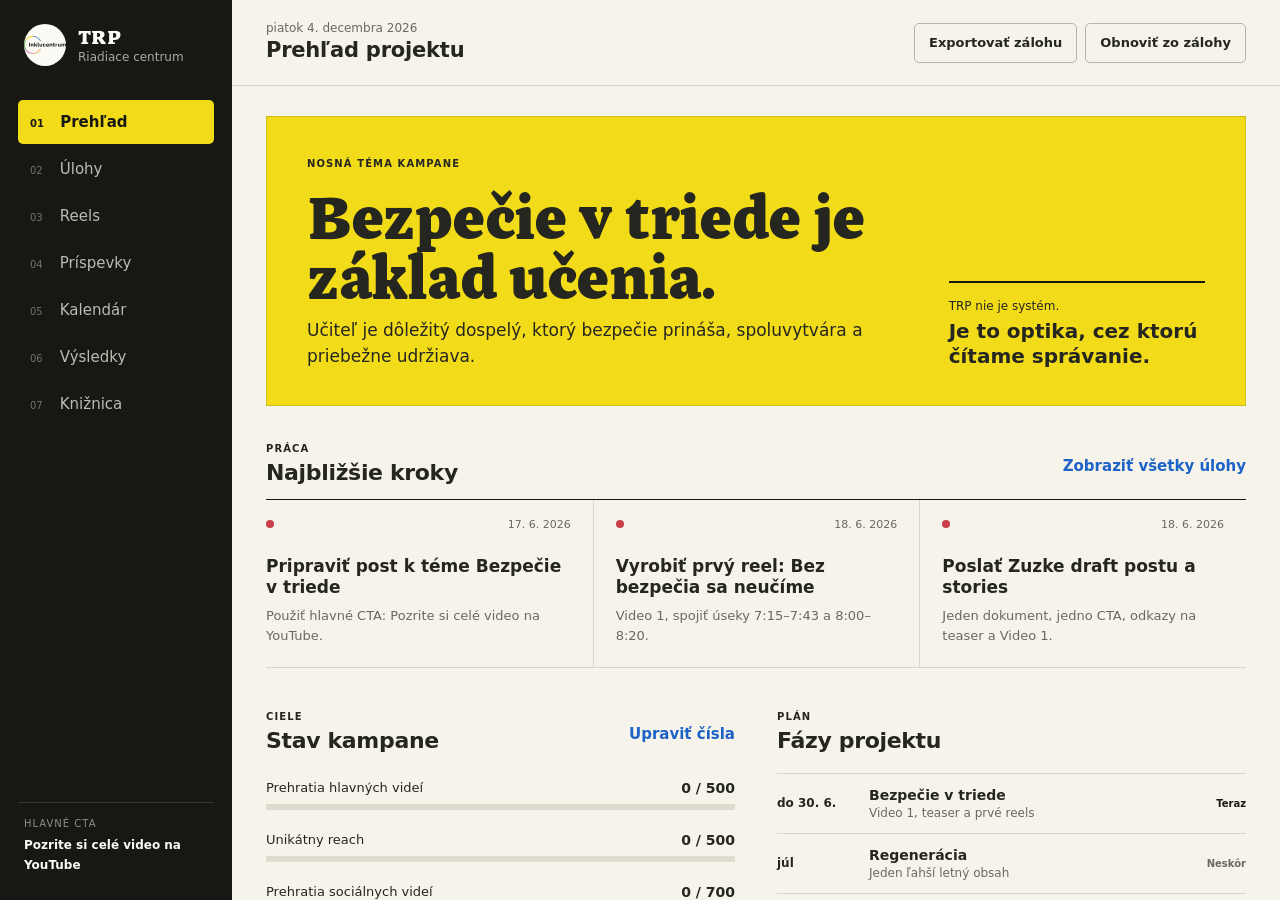
<file: index.html>
<!doctype html>
<html lang="sk">
<head>
  <meta charset="utf-8">
  <meta name="viewport" content="width=device-width, initial-scale=1">
  <meta http-equiv="refresh" content="0; url=dashboard/">
  <title>TRP Riadiace centrum</title>
</head>
<body>
  <p><a href="dashboard/">Otvoriť TRP Riadiace centrum</a></p>
</body>
</html>
</file>
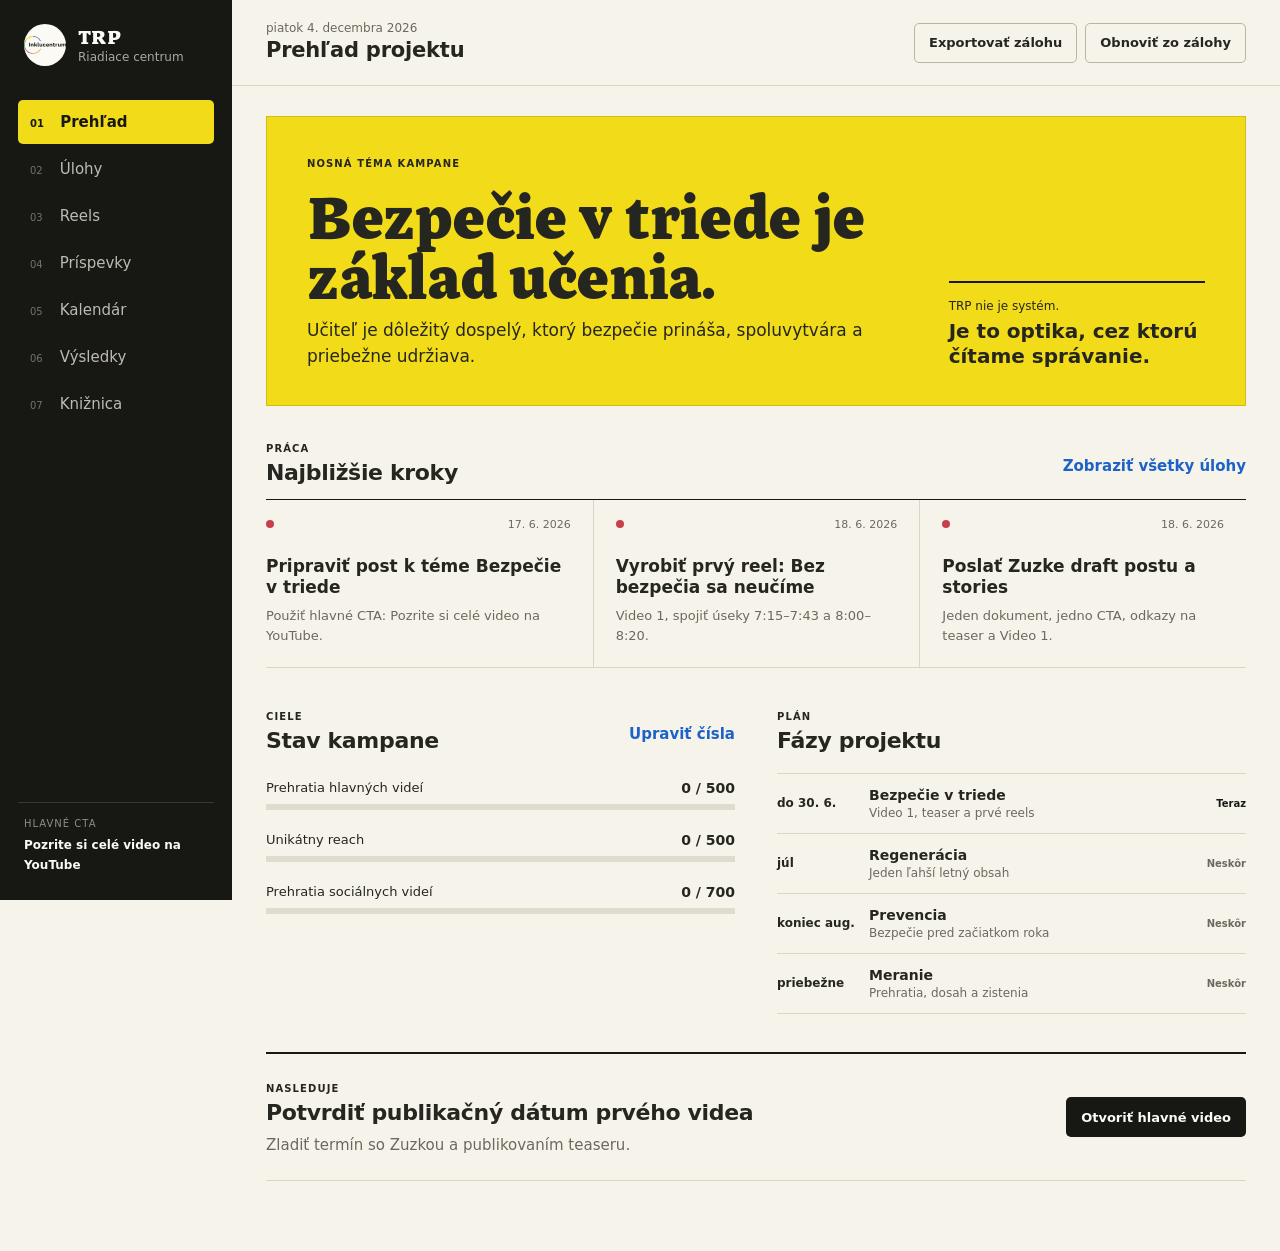
<file: dashboard/index.html>
<!doctype html>
<html lang="sk">
<head>
  <meta charset="utf-8">
  <meta name="viewport" content="width=device-width, initial-scale=1">
  <meta name="theme-color" content="#f2db18">
  <title>TRP Riadiace centrum</title>
  <link rel="stylesheet" href="styles.css">
</head>
<body>
  <div class="app-shell">
    <aside class="sidebar">
      <div class="brand">
        <img src="../assets/Inklucentrum_logo_kruh.svg" alt="">
        <div>
          <strong>TRP</strong>
          <span>Riadiace centrum</span>
        </div>
      </div>

      <nav class="nav" aria-label="Hlavná navigácia">
        <button class="nav-item active" data-view="overview"><span>01</span> Prehľad</button>
        <button class="nav-item" data-view="tasks"><span>02</span> Úlohy</button>
        <button class="nav-item" data-view="content"><span>03</span> Reels</button>
        <button class="nav-item" data-view="posts"><span>04</span> Príspevky</button>
        <button class="nav-item" data-view="calendar"><span>05</span> Kalendár</button>
        <button class="nav-item" data-view="results"><span>06</span> Výsledky</button>
        <button class="nav-item" data-view="library"><span>07</span> Knižnica</button>
      </nav>

      <div class="sidebar-foot">
        <span>Hlavné CTA</span>
        <strong>Pozrite si celé video na YouTube</strong>
      </div>
    </aside>

    <main>
      <header class="topbar">
        <button class="menu-button" id="menuButton" aria-label="Otvoriť menu">Menu</button>
        <div>
          <p id="todayLabel"></p>
          <h1 id="viewTitle">Prehľad projektu</h1>
        </div>
        <div class="top-actions">
          <button class="button secondary" id="exportButton">Exportovať zálohu</button>
          <label class="button secondary file-button">
            Obnoviť zo zálohy
            <input type="file" id="importInput" accept=".json">
          </label>
        </div>
      </header>

      <section class="view active" id="overview">
        <div class="hero">
          <div>
            <span class="eyebrow">Nosná téma kampane</span>
            <h2>Bezpečie v triede je základ učenia.</h2>
            <p>Učiteľ je dôležitý dospelý, ktorý bezpečie prináša, spoluvytvára a priebežne udržiava.</p>
          </div>
          <div class="hero-statement">
            <span>TRP nie je systém.</span>
            <strong>Je to optika, cez ktorú čítame správanie.</strong>
          </div>
        </div>

        <div class="section-heading">
          <div>
            <span class="section-kicker">Práca</span>
            <h3>Najbližšie kroky</h3>
          </div>
          <button class="text-button" data-go="tasks">Zobraziť všetky úlohy</button>
        </div>
        <div class="next-actions" id="nextActions"></div>

        <div class="dashboard-grid">
          <section class="panel">
            <div class="panel-head">
              <div>
                <span class="section-kicker">Ciele</span>
                <h3>Stav kampane</h3>
              </div>
              <button class="text-button" data-go="results">Upraviť čísla</button>
            </div>
            <div id="overviewMetrics" class="metric-stack"></div>
          </section>

          <section class="panel">
            <div class="panel-head">
              <div>
                <span class="section-kicker">Plán</span>
                <h3>Fázy projektu</h3>
              </div>
            </div>
            <div class="phase-list" id="phaseList"></div>
          </section>
        </div>

        <section class="panel focus-panel">
          <div>
            <span class="section-kicker">Nasleduje</span>
            <h3 id="focusTitle"></h3>
            <p id="focusDescription"></p>
          </div>
          <a class="button dark" id="focusLink" target="_blank" rel="noreferrer">Otvoriť hlavné video</a>
        </section>
      </section>

      <section class="view" id="tasks">
        <div class="toolbar">
          <div class="filter-group" id="taskFilters">
            <button class="filter active" data-filter="all">Všetky</button>
            <button class="filter" data-filter="next">Najbližšie</button>
            <button class="filter" data-filter="progress">Rozpracované</button>
            <button class="filter" data-filter="done">Hotové</button>
          </div>
          <button class="button dark" id="addTaskButton">+ Pridať úlohu</button>
        </div>
        <div id="taskList" class="task-board"></div>
      </section>

      <section class="view" id="content">
        <div class="content-intro">
          <div>
            <span class="section-kicker">Video knižnica</span>
            <h2>Čo publikovať a odkiaľ strihať</h2>
            <p>Pri každom videu nájdeš odporúčané pasáže, hook a stav spracovania.</p>
          </div>
        </div>
        <div class="video-tabs" id="videoTabs"></div>
        <div id="videoDetail"></div>
      </section>

      <section class="view" id="posts">
        <div class="content-intro">
          <div>
            <span class="section-kicker">Carousely a statické posty</span>
            <h2>Témy, ktoré potrebujú viac priestoru</h2>
            <p>Návrhy vychádzajú priamo z videí, ale ich pointa funguje lepšie rozdelená do slidov alebo vysvetlená v texte.</p>
          </div>
        </div>
        <div class="post-filters" id="postFilters">
          <button class="filter active" data-post-filter="all">Všetky</button>
          <button class="filter" data-post-filter="carousel">Carousely</button>
          <button class="filter" data-post-filter="static">Statické posty</button>
        </div>
        <div class="posts-layout">
          <div class="post-index" id="postIndex"></div>
          <div class="post-detail" id="postDetail"></div>
        </div>
      </section>

      <section class="view" id="calendar">
        <div class="toolbar">
          <div>
            <span class="section-kicker">Publikačný plán</span>
            <h2>Kalendár výstupov</h2>
          </div>
          <button class="button dark" id="addCalendarButton">+ Pridať výstup</button>
        </div>
        <div class="calendar-list" id="calendarList"></div>
      </section>

      <section class="view" id="results">
        <div class="results-layout">
          <section>
            <span class="section-kicker">Meranie</span>
            <h2>Výsledky kampane</h2>
            <p class="lead">Čísla aktualizuj raz týždenne. Prehratia a unikátny reach sleduj oddelene.</p>
            <div id="metricEditor" class="metric-editor"></div>
          </section>
          <aside class="result-note">
            <span>Pravidlo merania</span>
            <h3>500 videní nie je automaticky 500 ľudí.</h3>
            <p>YouTube prehratia, unikátny reach a prehratia sociálnych videí zapisuj do samostatných polí.</p>
            <label>
              Poznámka k vyhodnoteniu
              <textarea id="resultsNote" rows="8" placeholder="Čo fungovalo, čo zmeniť budúci týždeň..."></textarea>
            </label>
          </aside>
        </div>
      </section>

      <section class="view" id="library">
        <div class="content-intro">
          <div>
            <span class="section-kicker">Zdroje</span>
            <h2>Knižnica projektu</h2>
            <p>Videá a detailné pracovné podklady kampane.</p>
          </div>
        </div>
        <div id="libraryGrid" class="library-grid"></div>
      </section>
    </main>
  </div>

  <dialog id="taskDialog">
    <form method="dialog" id="taskForm">
      <div class="dialog-head">
        <h2>Nová úloha</h2>
        <button value="cancel" class="icon-button" aria-label="Zavrieť">×</button>
      </div>
      <label>Názov úlohy<input name="title" required></label>
      <label>Termín<input name="due" type="date"></label>
      <label>Fáza
        <select name="phase">
          <option value="Jún">Jún</option>
          <option value="Leto">Leto</option>
          <option value="August">August</option>
          <option value="Priebežne">Priebežne</option>
        </select>
      </label>
      <label>Detail<textarea name="detail" rows="4"></textarea></label>
      <button class="button dark" value="default">Pridať úlohu</button>
    </form>
  </dialog>

  <dialog id="calendarDialog">
    <form method="dialog" id="calendarForm">
      <div class="dialog-head">
        <h2>Nový výstup</h2>
        <button value="cancel" class="icon-button" aria-label="Zavrieť">×</button>
      </div>
      <label>Dátum<input name="date" type="date" required></label>
      <label>Názov<input name="title" required></label>
      <label>Kanál<input name="channel" placeholder="Instagram / Facebook"></label>
      <label>CTA<input name="cta" value="Pozrite si celé video na YouTube"></label>
      <button class="button dark" value="default">Pridať výstup</button>
    </form>
  </dialog>

  <div class="toast" id="toast" role="status"></div>
  <script src="app.js"></script>
</body>
</html>
</file>
<file: dashboard/styles.css>
@font-face {
  font-family: "Inka";
  src: url("../assets/InkaBSmall-Black.woff") format("woff");
  font-weight: 900;
  font-display: swap;
}

:root {
  --yellow: #f2db18;
  --black: #171713;
  --ink: #262620;
  --muted: #6a695f;
  --paper: #f6f4ea;
  --surface: #fbfaf4;
  --blue: #1d62c7;
  --red: #c93e4b;
  --green: #3f8f59;
  --teal: #369d96;
  --line: #d9d6c8;
  --line-dark: #b9b5a5;
  --focus: #1d62c7;
}

* { box-sizing: border-box; }
html { scroll-behavior: smooth; }
body {
  margin: 0;
  color: var(--ink);
  background: var(--paper);
  font-family: -apple-system, BlinkMacSystemFont, "Segoe UI", system-ui, sans-serif;
  font-size: 15px;
}
button, input, select, textarea { font: inherit; }
button, a { -webkit-tap-highlight-color: transparent; }
button { color: inherit; }
button:focus-visible, a:focus-visible, input:focus-visible, select:focus-visible, textarea:focus-visible {
  outline: 3px solid color-mix(in srgb, var(--focus) 35%, transparent);
  outline-offset: 2px;
}

.app-shell { min-height: 100vh; display: grid; grid-template-columns: 232px 1fr; }
.sidebar {
  position: fixed;
  inset: 0 auto 0 0;
  width: 232px;
  padding: 24px 18px;
  background: var(--black);
  color: var(--surface);
  display: flex;
  flex-direction: column;
  z-index: 20;
}
.brand { display: flex; gap: 12px; align-items: center; margin: 0 6px 34px; }
.brand img { width: 42px; height: 42px; background: var(--surface); border-radius: 50%; }
.brand strong { display: block; font: 900 21px/1 "Inka", sans-serif; letter-spacing: .02em; }
.brand span { font-size: 12px; color: #aaa99f; }
.nav { display: grid; gap: 3px; }
.nav-item {
  min-height: 44px;
  border: 0;
  border-radius: 5px;
  background: transparent;
  color: #bdbbb1;
  padding: 11px 12px;
  text-align: left;
  cursor: pointer;
  transition: background-color 160ms ease-out, color 160ms ease-out;
}
.nav-item span { display: inline-block; width: 25px; color: #737269; font-size: 10px; }
.nav-item:hover { color: var(--surface); background: #282822; }
.nav-item.active { color: var(--black); background: var(--yellow); font-weight: 700; }
.nav-item.active span { color: var(--black); }
.sidebar-foot {
  margin-top: auto;
  padding: 15px 6px 2px;
  border-top: 1px solid #383830;
}
.sidebar-foot span {
  display: block;
  color: #8f8e85;
  font-size: 10px;
  text-transform: uppercase;
  letter-spacing: .1em;
  margin-bottom: 6px;
}
.sidebar-foot strong { font-size: 12px; line-height: 1.45; font-weight: 600; }

main { grid-column: 2; min-width: 0; }
.topbar {
  min-height: 86px;
  padding: 19px 34px;
  display: flex;
  justify-content: space-between;
  align-items: center;
  border-bottom: 1px solid var(--line);
  background: var(--paper);
  position: sticky;
  top: 0;
  z-index: 10;
}
.topbar p { margin: 0 0 3px; color: var(--muted); font-size: 12px; }
.topbar h1 { margin: 0; font-size: 21px; line-height: 1.2; letter-spacing: -.01em; }
.top-actions { display: flex; gap: 8px; }
.menu-button { display: none; }
.file-button input { display: none; }
.button {
  min-height: 40px;
  display: inline-flex;
  align-items: center;
  justify-content: center;
  border: 1px solid transparent;
  border-radius: 5px;
  padding: 9px 14px;
  cursor: pointer;
  font-weight: 650;
  font-size: 13px;
  text-decoration: none;
  transition: background-color 160ms ease-out, border-color 160ms ease-out, color 160ms ease-out;
}
.button:hover { box-shadow: none; transform: none; }
.button.secondary { background: transparent; border-color: var(--line-dark); }
.button.secondary:hover { background: var(--surface); border-color: var(--black); }
.button.dark { background: var(--black); color: var(--surface); }
.button.dark:hover { background: #34342d; }
.text-button {
  min-height: 40px;
  border: 0;
  border-bottom: 1px solid transparent;
  background: none;
  color: var(--blue);
  padding: 5px 0;
  font-weight: 650;
  cursor: pointer;
}
.text-button:hover { border-bottom-color: currentColor; }

.view { display: none; padding: 30px 34px 70px; }
.view.active { display: block; }

.hero {
  min-height: 235px;
  padding: 36px 40px;
  background: var(--yellow);
  display: grid;
  grid-template-columns: minmax(0, 1.5fr) minmax(250px, .65fr);
  gap: 50px;
  align-items: end;
  border: 1px solid #d1bd13;
}
.eyebrow, .section-kicker {
  font-size: 10px;
  text-transform: uppercase;
  letter-spacing: .11em;
  font-weight: 750;
}
.hero h2 {
  max-width: 760px;
  margin: 15px 0 12px;
  font: 900 clamp(38px, 5vw, 64px)/.94 "Inka", sans-serif;
  letter-spacing: -.02em;
}
.content-intro h2, .toolbar h2, .results-layout h2 {
  margin: 8px 0 10px;
  font-size: 32px;
  line-height: 1.05;
  letter-spacing: -.025em;
}
.hero p { max-width: 670px; margin: 0; font-size: 17px; line-height: 1.5; }
.hero-statement {
  border-top: 2px solid var(--black);
  padding-top: 16px;
}
.hero-statement span { display: block; font-size: 12px; margin-bottom: 6px; }
.hero-statement strong { font-size: 20px; line-height: 1.25; }

.section-heading, .panel-head, .toolbar {
  display: flex;
  justify-content: space-between;
  align-items: end;
  gap: 20px;
}
.section-heading { margin: 32px 0 12px; }
.section-heading h3, .panel-head h3, .focus-panel h3 {
  margin: 4px 0 0;
  font-size: 22px;
  line-height: 1.2;
  letter-spacing: -.015em;
}
.next-actions {
  border-top: 1px solid var(--black);
  display: grid;
  grid-template-columns: repeat(3, 1fr);
}
.action-card {
  min-height: 168px;
  padding: 18px 22px 22px 0;
  border-bottom: 1px solid var(--line);
  display: flex;
  flex-direction: column;
}
.action-card + .action-card { padding-left: 22px; border-left: 1px solid var(--line); }
.action-card.done { opacity: .55; }
.action-card-top { display: flex; align-items: center; justify-content: space-between; gap: 12px; }
.status-dot { width: 8px; height: 8px; border-radius: 50%; background: var(--red); }
.status-dot.progress { background: var(--blue); }
.status-dot.done { background: var(--green); }
.date-pill { font-size: 11px; color: var(--muted); }
.action-card h4 { margin: 25px 0 8px; font-size: 17px; line-height: 1.25; }
.action-card p { margin: 0; color: var(--muted); font-size: 13px; line-height: 1.5; }

.dashboard-grid {
  display: grid;
  grid-template-columns: 1fr 1fr;
  gap: 42px;
  margin-top: 38px;
}
.panel { min-width: 0; }
.metric-stack { display: grid; gap: 22px; margin-top: 25px; }
.metric-row-head { display: flex; justify-content: space-between; margin-bottom: 8px; font-size: 13px; }
.metric-row-head strong { font-size: 14px; }
.progress-track { height: 6px; background: #dedbcf; overflow: hidden; }
.progress-fill { height: 100%; transition: width 220ms ease-out; }
.phase-list { margin-top: 18px; }
.phase {
  display: grid;
  grid-template-columns: 78px 1fr 54px;
  gap: 14px;
  align-items: center;
  border-top: 1px solid var(--line);
  padding: 13px 0;
}
.phase:last-child { border-bottom: 1px solid var(--line); }
.phase-date { font-weight: 700; font-size: 12px; }
.phase strong { display: block; font-size: 14px; }
.phase p { margin: 3px 0 0; color: var(--muted); font-size: 12px; }
.phase-state {
  font-size: 10px;
  font-weight: 750;
  text-align: right;
  color: var(--muted);
}
.phase-state.current { color: var(--black); }
.focus-panel {
  margin-top: 38px;
  padding: 24px 0;
  border-top: 2px solid var(--black);
  border-bottom: 1px solid var(--line);
  display: flex;
  justify-content: space-between;
  align-items: center;
  gap: 25px;
}
.focus-panel p { max-width: 760px; margin: 8px 0 0; color: var(--muted); line-height: 1.5; }

.toolbar { margin-bottom: 24px; }
.filter-group { display: flex; flex-wrap: wrap; gap: 4px; border-bottom: 1px solid var(--line); }
.filter {
  min-height: 40px;
  border: 0;
  border-bottom: 2px solid transparent;
  background: transparent;
  padding: 8px 12px;
  cursor: pointer;
  font-size: 12px;
}
.filter:hover { color: var(--blue); }
.filter.active { border-bottom-color: var(--black); font-weight: 750; }
.task-board { border-top: 1px solid var(--line-dark); }
.task-item {
  min-height: 68px;
  border-bottom: 1px solid var(--line);
  padding: 12px 4px;
  display: grid;
  grid-template-columns: auto 1fr 120px 110px auto;
  align-items: center;
  gap: 15px;
}
.task-item:hover { background: rgba(255,255,255,.35); }
.task-check { width: 20px; height: 20px; accent-color: var(--green); cursor: pointer; }
.task-item h4 { margin: 0 0 3px; font-size: 14px; }
.task-item p { margin: 0; color: var(--muted); font-size: 12px; }
.task-item.completed h4 { text-decoration: line-through; color: var(--muted); }
.task-phase, .task-due { font-size: 11px; color: var(--muted); }
.status-select, .clip-status {
  min-height: 36px;
  border: 1px solid var(--line-dark);
  border-radius: 4px;
  padding: 6px 9px;
  background: var(--surface);
  font-size: 11px;
}
.delete-button, .icon-button {
  min-width: 36px;
  min-height: 36px;
  border: 0;
  background: transparent;
  cursor: pointer;
  color: var(--muted);
  font-size: 18px;
}
.delete-button:hover, .icon-button:hover { color: var(--red); }

.content-intro { margin-bottom: 24px; max-width: 900px; }
.content-intro p, .lead { color: var(--muted); line-height: 1.6; max-width: 70ch; }
.video-tabs {
  display: flex;
  gap: 0;
  overflow-x: auto;
  border-bottom: 1px solid var(--line-dark);
}
.video-tab {
  flex: 0 0 auto;
  min-height: 57px;
  border: 0;
  border-bottom: 3px solid transparent;
  background: transparent;
  padding: 9px 18px 10px;
  cursor: pointer;
  text-align: left;
}
.video-tab:hover { background: rgba(255,255,255,.38); }
.video-tab span { display: block; color: var(--muted); font-size: 10px; margin-bottom: 3px; }
.video-tab.active { border-bottom-color: var(--yellow); font-weight: 750; }
.video-layout { display: grid; grid-template-columns: 320px 1fr; gap: 34px; margin-top: 28px; }
.video-summary {
  align-self: start;
  position: sticky;
  top: 110px;
  border-top: 3px solid var(--yellow);
  padding-top: 20px;
}
.video-summary .tag { color: var(--muted); font-size: 11px; }
.video-summary h3 { font-size: 25px; line-height: 1.1; margin: 10px 0 14px; }
.video-summary p { color: var(--muted); line-height: 1.55; font-size: 13px; }
.video-summary .button { margin-top: 12px; background: var(--black); color: var(--surface); }
.clip-list { border-top: 1px solid var(--line-dark); }
.clip { border-bottom: 1px solid var(--line); padding: 20px 0; }
.clip-top { display: flex; justify-content: space-between; gap: 20px; }
.clip-time { color: var(--blue); font-weight: 750; font-size: 12px; }
.clip-duration { color: var(--muted); font-weight: 700; font-size: 12px; margin-left: 8px; }
.clip h4 { font-size: 17px; line-height: 1.2; margin: 7px 0; }
.clip p { color: var(--muted); font-size: 13px; line-height: 1.5; }
.clip-hook { margin-top: 14px; color: var(--ink) !important; }
.clip-actions { display: flex; justify-content: space-between; align-items: center; gap: 10px; margin-top: 14px; font-size: 12px; color: var(--muted); }

.post-filters {
  display: flex;
  gap: 4px;
  border-bottom: 1px solid var(--line-dark);
  margin-bottom: 0;
}
.posts-layout {
  display: grid;
  grid-template-columns: 310px minmax(0, 1fr);
  gap: 38px;
}
.post-index {
  border-right: 1px solid var(--line);
  padding-right: 20px;
}
.post-index-item {
  width: 100%;
  border: 0;
  border-bottom: 1px solid var(--line);
  background: transparent;
  padding: 17px 14px 17px 0;
  text-align: left;
  cursor: pointer;
}
.post-index-item:hover { background: rgba(255,255,255,.35); }
.post-index-item.active {
  box-shadow: inset 3px 0 0 var(--yellow);
  padding-left: 14px;
}
.post-index-item span, .post-index-item small {
  display: block;
  color: var(--muted);
  font-size: 10px;
}
.post-index-item strong {
  display: block;
  margin: 6px 0;
  font-size: 14px;
  line-height: 1.3;
}
.post-detail { min-width: 0; padding-top: 25px; }
.post-detail-head {
  display: flex;
  justify-content: space-between;
  align-items: start;
  gap: 24px;
  padding-bottom: 19px;
  border-bottom: 2px solid var(--black);
}
.post-detail-head h3 {
  margin: 6px 0 0;
  font-size: 28px;
  line-height: 1.08;
  letter-spacing: -.025em;
}
.post-reasoning { margin: 0; }
.post-reasoning > div {
  display: grid;
  grid-template-columns: 145px 1fr;
  gap: 22px;
  border-bottom: 1px solid var(--line);
  padding: 15px 0;
}
.post-reasoning dt {
  color: var(--muted);
  font-size: 11px;
  font-weight: 700;
  text-transform: uppercase;
  letter-spacing: .06em;
}
.post-reasoning dd { margin: 0; line-height: 1.55; font-size: 13px; }
.post-reasoning a { color: var(--blue); }
.slide-plan { margin-top: 30px; }
.post-section-title {
  display: flex;
  justify-content: space-between;
  align-items: baseline;
  border-bottom: 1px solid var(--line-dark);
  padding-bottom: 9px;
}
.post-section-title strong { font-size: 11px; color: var(--muted); }
.slide-plan ol { list-style: none; margin: 0; padding: 0; counter-reset: slides; }
.slide-plan li {
  counter-increment: slides;
  display: grid;
  grid-template-columns: 36px 1fr;
  gap: 12px;
  border-bottom: 1px solid var(--line);
  padding: 13px 0;
  line-height: 1.45;
}
.slide-plan li::before {
  content: counter(slides, decimal-leading-zero);
  color: var(--muted);
  font-size: 11px;
  padding-top: 2px;
}
.draft-field { margin-top: 32px; }
.draft-field textarea { line-height: 1.55; font-size: 14px; }
.draft-field small { color: var(--muted); font-weight: 400; }

.calendar-list { border-top: 1px solid var(--line-dark); }
.calendar-item {
  min-height: 66px;
  display: grid;
  grid-template-columns: 110px 1fr 160px 210px 110px auto;
  gap: 14px;
  align-items: center;
  border-bottom: 1px solid var(--line);
  padding: 11px 4px;
}
.calendar-item:hover { background: rgba(255,255,255,.35); }
.calendar-date { font-weight: 750; font-size: 12px; }
.calendar-title strong { display: block; font-size: 14px; }
.calendar-title span, .calendar-channel, .calendar-cta { color: var(--muted); font-size: 11px; }

.results-layout { display: grid; grid-template-columns: minmax(0, 1fr) 340px; gap: 50px; }
.metric-editor { border-top: 1px solid var(--line-dark); margin-top: 28px; }
.metric-card {
  display: grid;
  grid-template-columns: minmax(180px, 1fr) 180px minmax(150px, .8fr) 72px;
  gap: 18px;
  align-items: center;
  border-bottom: 1px solid var(--line);
  padding: 15px 0;
}
.metric-card label { font-size: 13px; color: var(--ink); }
.metric-input-row { display: grid; grid-template-columns: 1fr auto; gap: 8px; align-items: end; }
.metric-input-row input {
  width: 100%;
  border: 1px solid var(--line-dark);
  border-radius: 4px;
  padding: 8px 9px;
  font-size: 20px;
  font-weight: 750;
  background: var(--surface);
}
.metric-input-row span, .metric-card small { color: var(--muted); font-size: 11px; }
.result-note {
  align-self: start;
  position: sticky;
  top: 110px;
  border-top: 5px solid var(--yellow);
  padding-top: 20px;
}
.result-note > span { font-size: 10px; text-transform: uppercase; letter-spacing: .1em; font-weight: 750; }
.result-note h3 { font-size: 25px; line-height: 1.1; margin: 12px 0; }
.result-note p { line-height: 1.5; font-size: 13px; color: var(--muted); }
label { display: grid; gap: 7px; font-weight: 650; font-size: 12px; }
input, textarea, select {
  border: 1px solid var(--line-dark);
  border-radius: 4px;
  padding: 10px 11px;
  background: var(--surface);
}
textarea { resize: vertical; }

.library-grid { border-top: 1px solid var(--line-dark); }
.library-card {
  min-height: 102px;
  display: grid;
  grid-template-columns: 130px minmax(180px, .8fr) minmax(260px, 1.4fr) auto;
  gap: 22px;
  align-items: center;
  border-bottom: 1px solid var(--line);
  padding: 17px 4px;
  text-decoration: none;
  color: inherit;
}
.library-card:hover { background: rgba(255,255,255,.38); }
.library-card .library-type { font-size: 10px; text-transform: uppercase; letter-spacing: .09em; color: var(--blue); }
.library-card h3 { font-size: 16px; margin: 0; }
.library-card p { color: var(--muted); font-size: 12px; line-height: 1.45; margin: 0; }
.library-card strong { font-size: 12px; }

dialog {
  border: 1px solid var(--line-dark);
  border-radius: 6px;
  padding: 0;
  width: min(500px, calc(100% - 30px));
  box-shadow: 0 24px 70px rgba(20,20,17,.22);
}
dialog::backdrop { background: rgba(23,23,19,.58); }
dialog form { padding: 24px; display: grid; gap: 16px; }
.dialog-head { display: flex; justify-content: space-between; align-items: center; }
.dialog-head h2 { margin: 0; font-size: 23px; }
.toast {
  position: fixed;
  right: 24px;
  bottom: 24px;
  background: var(--black);
  color: var(--surface);
  padding: 11px 15px;
  border-radius: 4px;
  opacity: 0;
  transform: translateY(8px);
  pointer-events: none;
  transition: opacity 160ms ease-out, transform 160ms ease-out;
  z-index: 50;
}
.toast.visible { opacity: 1; transform: none; }

@media (prefers-reduced-motion: reduce) {
  *, *::before, *::after {
    scroll-behavior: auto !important;
    transition-duration: 0.01ms !important;
  }
}

@media (max-width: 1050px) {
  .app-shell { grid-template-columns: 210px 1fr; }
  .sidebar { width: 210px; }
  .calendar-item { grid-template-columns: 90px 1fr 140px 100px auto; }
  .calendar-cta { display: none; }
  .metric-card { grid-template-columns: 1fr 150px 120px 60px; }
}

@media (max-width: 800px) {
  body { font-size: 14px; }
  .app-shell { display: block; }
  .sidebar {
    width: 232px;
    transform: translateX(-105%);
    transition: transform 180ms ease-out;
    box-shadow: 20px 0 60px rgba(0,0,0,.2);
  }
  .sidebar.open { transform: none; }
  main { width: 100%; }
  .menu-button {
    display: inline-flex;
    min-height: 40px;
    border: 1px solid var(--line-dark);
    background: transparent;
    padding: 8px 11px;
    border-radius: 4px;
    font-weight: 700;
  }
  .topbar { padding: 15px 18px; gap: 12px; }
  .top-actions { display: none; }
  .view { padding: 22px 18px 56px; }
  .hero { grid-template-columns: 1fr; padding: 28px 24px; gap: 28px; }
  .hero h2 { font-size: 41px; }
  .next-actions, .dashboard-grid, .results-layout { grid-template-columns: 1fr; }
  .next-actions { border-top: 1px solid var(--black); }
  .action-card, .action-card + .action-card { min-height: auto; padding: 17px 0; border-left: 0; }
  .dashboard-grid { gap: 34px; }
  .video-layout { grid-template-columns: 1fr; }
  .posts-layout { grid-template-columns: 1fr; gap: 24px; }
  .post-index {
    border-right: 0;
    border-bottom: 1px solid var(--line-dark);
    padding-right: 0;
    display: flex;
    overflow-x: auto;
  }
  .post-index-item {
    flex: 0 0 250px;
    border-right: 1px solid var(--line);
    border-bottom: 0;
    padding: 14px;
  }
  .post-index-item.active { box-shadow: inset 0 -3px 0 var(--yellow); }
  .post-detail { padding-top: 0; }
  .post-reasoning > div { grid-template-columns: 1fr; gap: 5px; }
  .video-summary, .result-note { position: static; }
  .task-item { grid-template-columns: auto 1fr auto; }
  .task-phase, .task-due { display: none; }
  .calendar-item { grid-template-columns: 82px 1fr auto; }
  .calendar-channel, .calendar-cta, .calendar-item .status-select { display: none; }
  .focus-panel { align-items: flex-start; flex-direction: column; }
  .metric-card { grid-template-columns: 1fr 120px; }
  .metric-card .progress-track, .metric-card small { display: none; }
  .library-card { grid-template-columns: 1fr auto; gap: 6px 16px; }
  .library-card .library-type, .library-card p { grid-column: 1; }
  .library-card strong { grid-column: 2; grid-row: 1 / span 3; }
}
</file>
